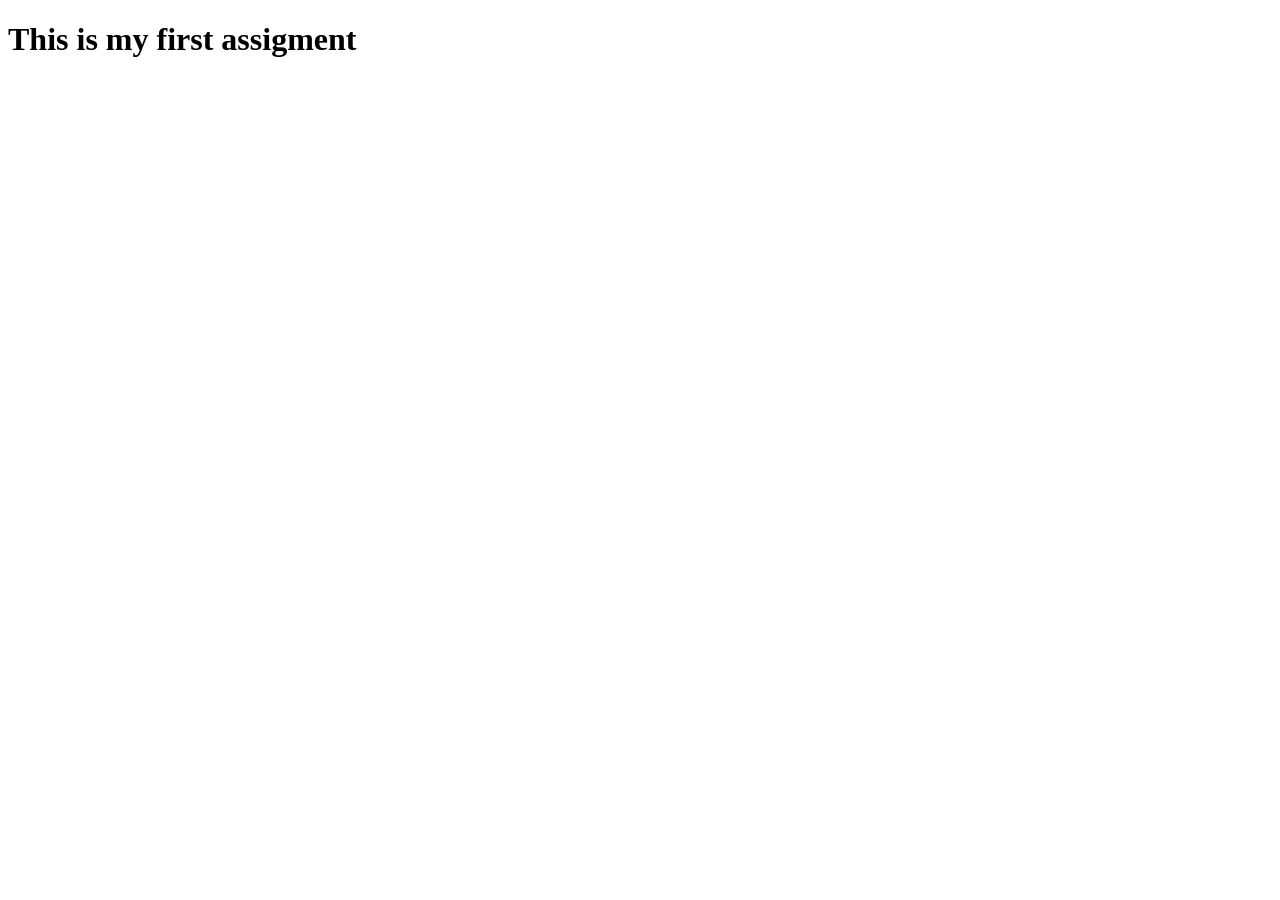
<file: assigment1/index.html>
<!DOCTYPE html>
<html lang="en">
  <head>
    <meta charset="UTF-8" />
    <meta name="viewport" content="width=device-width, initial-scale=1.0" />
    <title>Zoey's assigment1</title>
  </head>
  <body>
    <h1>This is my first assigment</h1>
  </body>
</html>
</file>
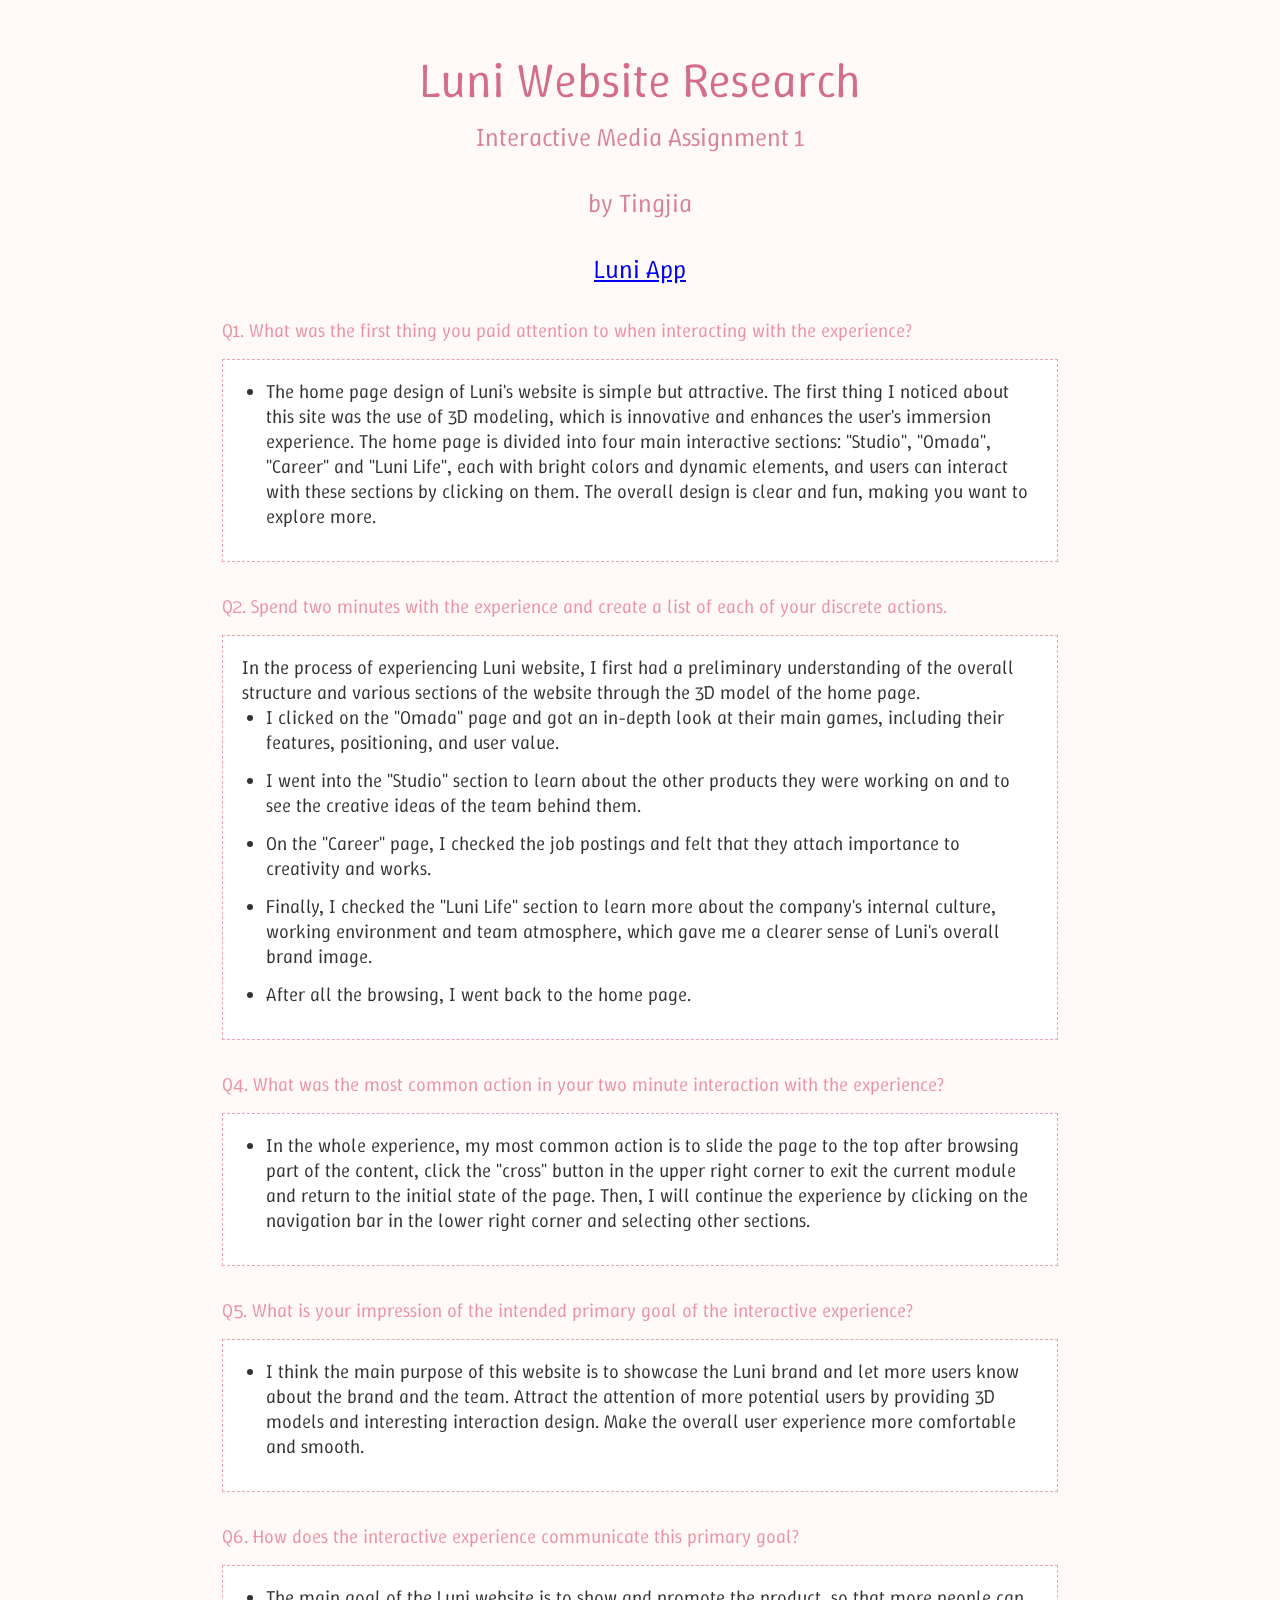
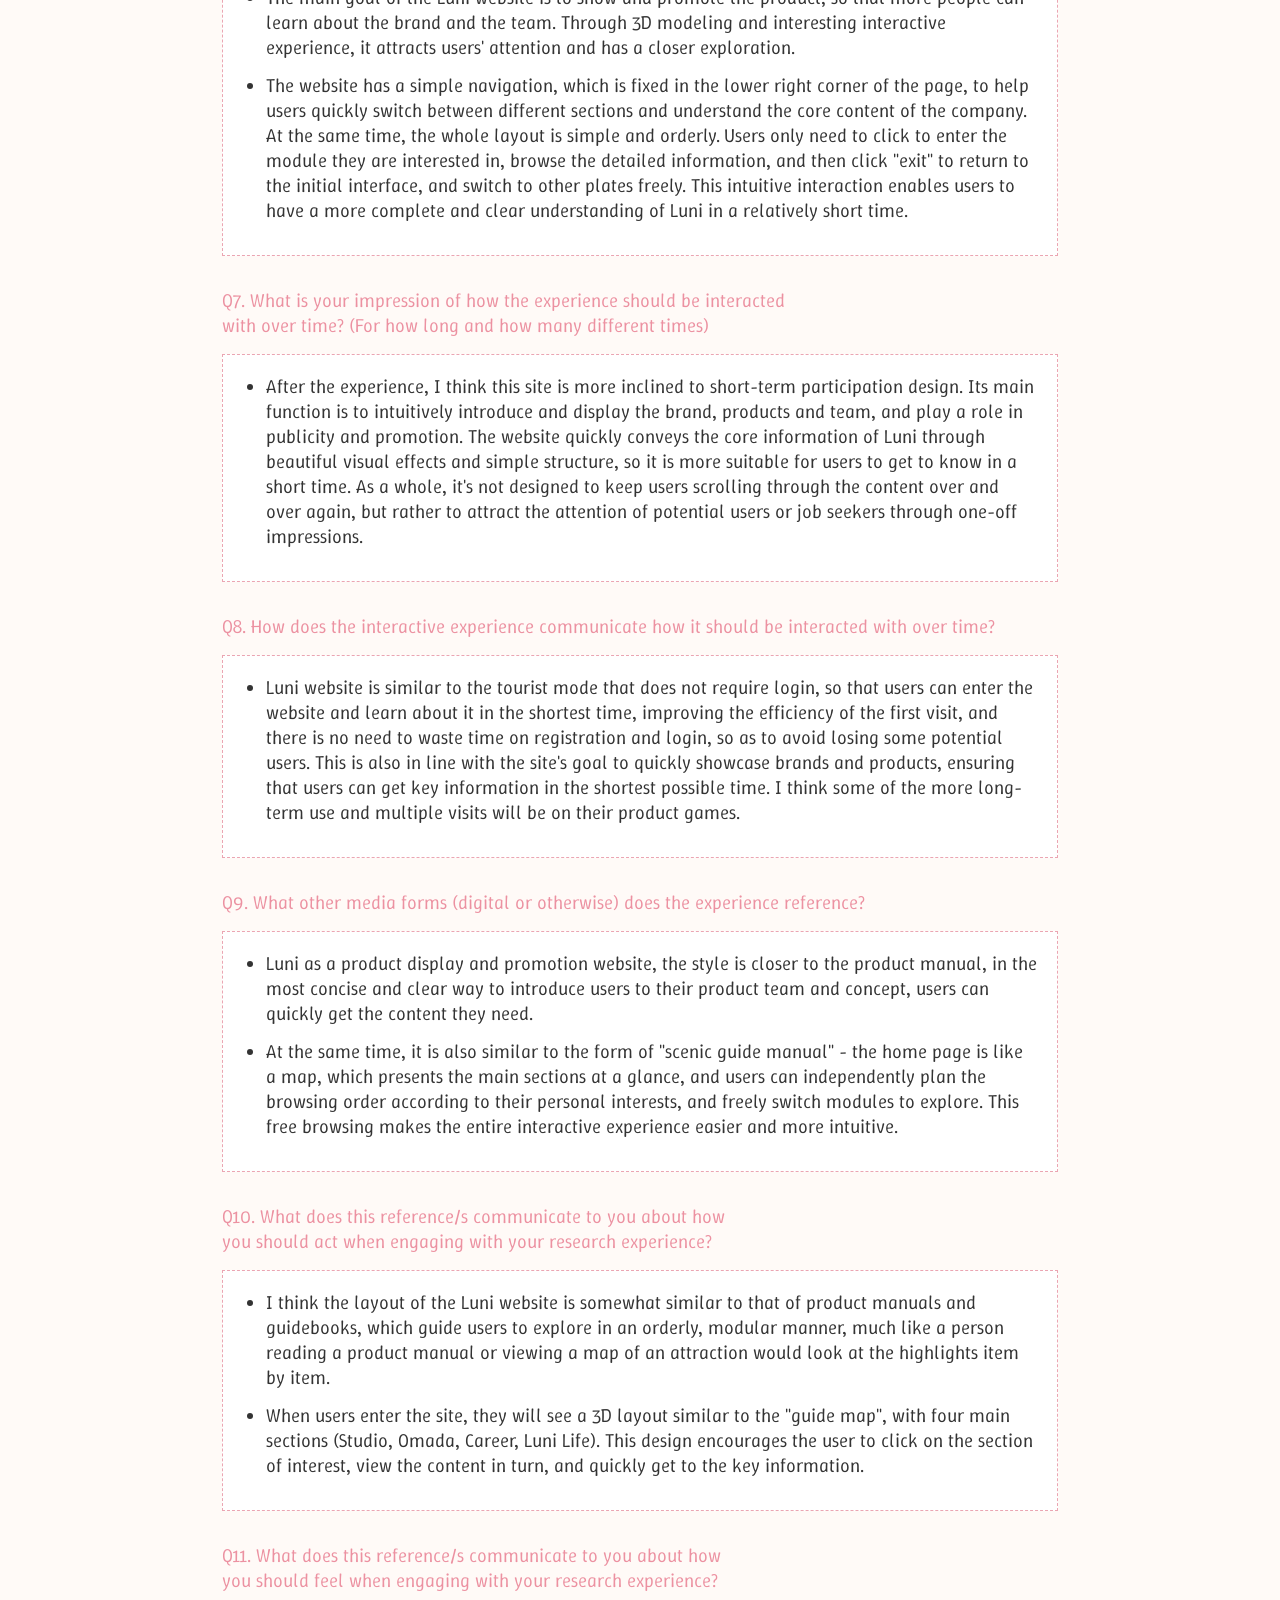
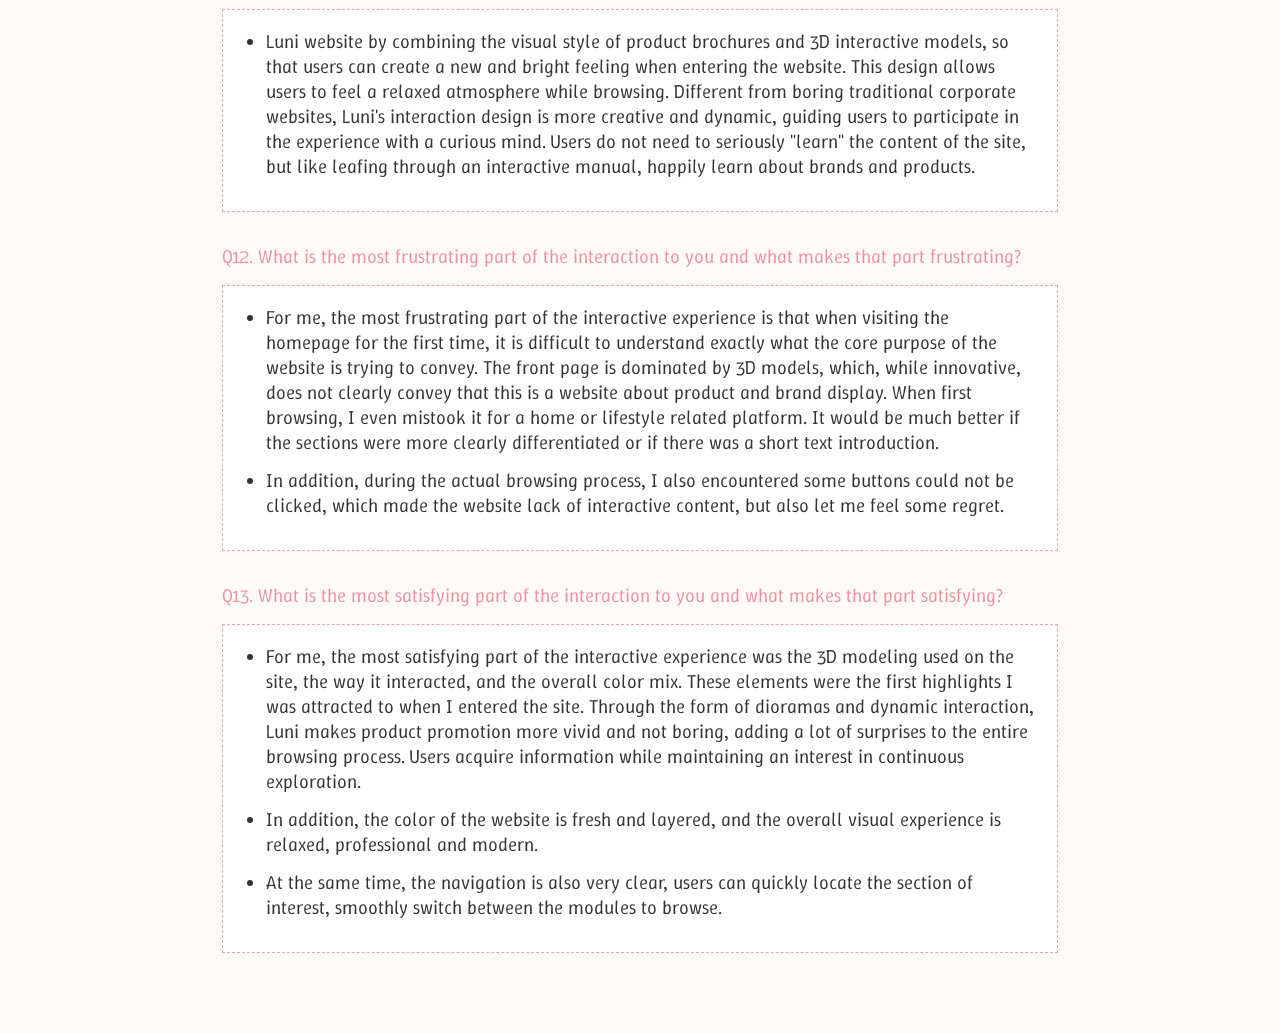
<file: assignment1/index.html>
<!DOCTYPE html>
<html lang="en">
  <head>
    <meta charset="UTF-8" />
    <meta name="viewport" content="width=device-width, initial-scale=1.0" />
    <title>Zoey's assigment1</title>
    <link rel="preconnect" href="https://fonts.googleapis.com" />
    <link rel="preconnect" href="https://fonts.gstatic.com" crossorigin />
    <link
      href="https://fonts.googleapis.com/css2?family=Winky+Sans&display=swap"
      rel="stylesheet"
    />

    <link rel="stylesheet" href="reset.css" />
    <link rel="stylesheet" href="style.css" />
  </head>
  <body>
    <div class="container">
      <h1>Luni Website Research</h1>
      <h2>Interactive Media Assignment 1</h2>
      <h2>by Tingjia</h2>
      <!-- Selected websites and links corresponding to the websites -->
      <h2><a href="https://www.luni.app/">Luni App</a></h2>

      <h3>
        Q1. What was the first thing you paid attention to when interacting with
        the experience?
      </h3>
      <!-- answers start -->
      <section>
        <ul>
          <li>
            The home page design of Luni's website is simple but attractive. The
            first thing I noticed about this site was the use of 3D modeling,
            which is innovative and enhances the user's immersion experience.
            The home page is divided into four main interactive sections:
            "Studio", "Omada", "Career" and "Luni Life", each with bright colors
            and dynamic elements, and users can interact with these sections by
            clicking on them. The overall design is clear and fun, making you
            want to explore more.
          </li>
        </ul>
      </section>

      <h3>
        Q2. Spend two minutes with the experience and create a list of each of
        your discrete actions.
      </h3>

      <section>
        <p>
          In the process of experiencing Luni website, I first had a preliminary
          understanding of the overall structure and various sections of the
          website through the 3D model of the home page.
        </p>

        <ul>
          <li>
            I clicked on the "Omada" page and got an in-depth look at their main
            games, including their features, positioning, and user value.
          </li>
          <li>
            I went into the "Studio" section to learn about the other products
            they were working on and to see the creative ideas of the team
            behind them.
          </li>
          <li>
            On the "Career" page, I checked the job postings and felt that they
            attach importance to creativity and works.
          </li>
          <li>
            Finally, I checked the "Luni Life" section to learn more about the
            company's internal culture, working environment and team atmosphere,
            which gave me a clearer sense of Luni's overall brand image.
          </li>
          <li>After all the browsing, I went back to the home page.</li>
        </ul>
      </section>

      <h3>
        Q4. What was the most common action in your two minute interaction with
        the experience?
      </h3>
      <section>
        <ul>
          <li>
            In the whole experience, my most common action is to slide the page
            to the top after browsing part of the content, click the "cross"
            button in the upper right corner to exit the current module and
            return to the initial state of the page. Then, I will continue the
            experience by clicking on the navigation bar in the lower right
            corner and selecting other sections.
          </li>
        </ul>
      </section>

      <h3>
        Q5. What is your impression of the intended primary goal of the
        interactive experience?
      </h3>
      <section>
        <ul>
          <li>
            I think the main purpose of this website is to showcase the Luni
            brand and let more users know about the brand and the team. Attract
            the attention of more potential users by providing 3D models and
            interesting interaction design. Make the overall user experience
            more comfortable and smooth.
          </li>
        </ul>
      </section>

      <h3>
        Q6. How does the interactive experience communicate this primary goal?
      </h3>
      <section>
        <ul>
          <li>
            The main goal of the Luni website is to show and promote the
            product, so that more people can learn about the brand and the team.
            Through 3D modeling and interesting interactive experience, it
            attracts users' attention and has a closer exploration.
          </li>
        </ul>

        <ul>
          <li>
            The website has a simple navigation, which is fixed in the lower
            right corner of the page, to help users quickly switch between
            different sections and understand the core content of the company.
            At the same time, the whole layout is simple and orderly. Users only
            need to click to enter the module they are interested in, browse the
            detailed information, and then click "exit" to return to the initial
            interface, and switch to other plates freely. This intuitive
            interaction enables users to have a more complete and clear
            understanding of Luni in a relatively short time.
          </li>
        </ul>
      </section>

      <h3>
        Q7. What is your impression of how the experience should be interacted
        with over time? (For how long and how many different times)
      </h3>
      <section>
        <ul>
          <li>
            After the experience, I think this site is more inclined to
            short-term participation design. Its main function is to intuitively
            introduce and display the brand, products and team, and play a role
            in publicity and promotion. The website quickly conveys the core
            information of Luni through beautiful visual effects and simple
            structure, so it is more suitable for users to get to know in a
            short time. As a whole, it's not designed to keep users scrolling
            through the content over and over again, but rather to attract the
            attention of potential users or job seekers through one-off
            impressions.
          </li>
        </ul>
      </section>
      <h3>
        Q8. How does the interactive experience communicate how it should be
        interacted with over time?
      </h3>
      <section>
        <ul>
          <li>
            Luni website is similar to the tourist mode that does not require
            login, so that users can enter the website and learn about it in the
            shortest time, improving the efficiency of the first visit, and
            there is no need to waste time on registration and login, so as to
            avoid losing some potential users. This is also in line with the
            site's goal to quickly showcase brands and products, ensuring that
            users can get key information in the shortest possible time. I think
            some of the more long-term use and multiple visits will be on their
            product games.
          </li>
        </ul>
      </section>
      <h3>
        Q9. What other media forms (digital or otherwise) does the experience
        reference?
      </h3>
      <section>
        <ul>
          <li>
            Luni as a product display and promotion website, the style is closer
            to the product manual, in the most concise and clear way to
            introduce users to their product team and concept, users can quickly
            get the content they need.
          </li>
        </ul>

        <ul>
          <li>
            At the same time, it is also similar to the form of "scenic guide
            manual" - the home page is like a map, which presents the main
            sections at a glance, and users can independently plan the browsing
            order according to their personal interests, and freely switch
            modules to explore. This free browsing makes the entire interactive
            experience easier and more intuitive.
          </li>
        </ul>
      </section>
      <h3>
        Q10. What does this reference/s communicate to you about how you should
        act when engaging with your research experience?
      </h3>
      <section>
        <ul>
          <li>
            I think the layout of the Luni website is somewhat similar to that
            of product manuals and guidebooks, which guide users to explore in
            an orderly, modular manner, much like a person reading a product
            manual or viewing a map of an attraction would look at the
            highlights item by item.
          </li>
        </ul>

        <ul>
          <li>
            When users enter the site, they will see a 3D layout similar to the
            "guide map", with four main sections (Studio, Omada, Career, Luni
            Life). This design encourages the user to click on the section of
            interest, view the content in turn, and quickly get to the key
            information.
          </li>
        </ul>
      </section>
      <h3>
        Q11. What does this reference/s communicate to you about how you should
        feel when engaging with your research experience?
      </h3>
      <section>
        <ul>
          <li>
            Luni website by combining the visual style of product brochures and
            3D interactive models, so that users can create a new and bright
            feeling when entering the website. This design allows users to feel
            a relaxed atmosphere while browsing. Different from boring
            traditional corporate websites, Luni's interaction design is more
            creative and dynamic, guiding users to participate in the experience
            with a curious mind. Users do not need to seriously "learn" the
            content of the site, but like leafing through an interactive manual,
            happily learn about brands and products.
          </li>
        </ul>
      </section>
      <h3>
        Q12. What is the most frustrating part of the interaction to you and
        what makes that part frustrating?
      </h3>
      <section>
        <ul>
          <li>
            For me, the most frustrating part of the interactive experience is
            that when visiting the homepage for the first time, it is difficult
            to understand exactly what the core purpose of the website is trying
            to convey. The front page is dominated by 3D models, which, while
            innovative, does not clearly convey that this is a website about
            product and brand display. When first browsing, I even mistook it
            for a home or lifestyle related platform. It would be much better if
            the sections were more clearly differentiated or if there was a
            short text introduction.
          </li>
        </ul>

        <ul>
          <li>
            In addition, during the actual browsing process, I also encountered
            some buttons could not be clicked, which made the website lack of
            interactive content, but also let me feel some regret.
          </li>
        </ul>
      </section>
      <h3>
        Q13. What is the most satisfying part of the interaction to you and what
        makes that part satisfying?
      </h3>
      <section>
        <ul>
          <li>
            For me, the most satisfying part of the interactive experience was
            the 3D modeling used on the site, the way it interacted, and the
            overall color mix. These elements were the first highlights I was
            attracted to when I entered the site. Through the form of dioramas
            and dynamic interaction, Luni makes product promotion more vivid and
            not boring, adding a lot of surprises to the entire browsing
            process. Users acquire information while maintaining an interest in
            continuous exploration.
          </li>
        </ul>

        <ul>
          <li>
            In addition, the color of the website is fresh and layered, and the
            overall visual experience is relaxed, professional and modern.
          </li>
        </ul>

        <ul>
          <li>
            At the same time, the navigation is also very clear, users can
            quickly locate the section of interest, smoothly switch between the
            modules to browse.
          </li>
        </ul>
      </section>
    </div>
  </body>
</html>
</file>
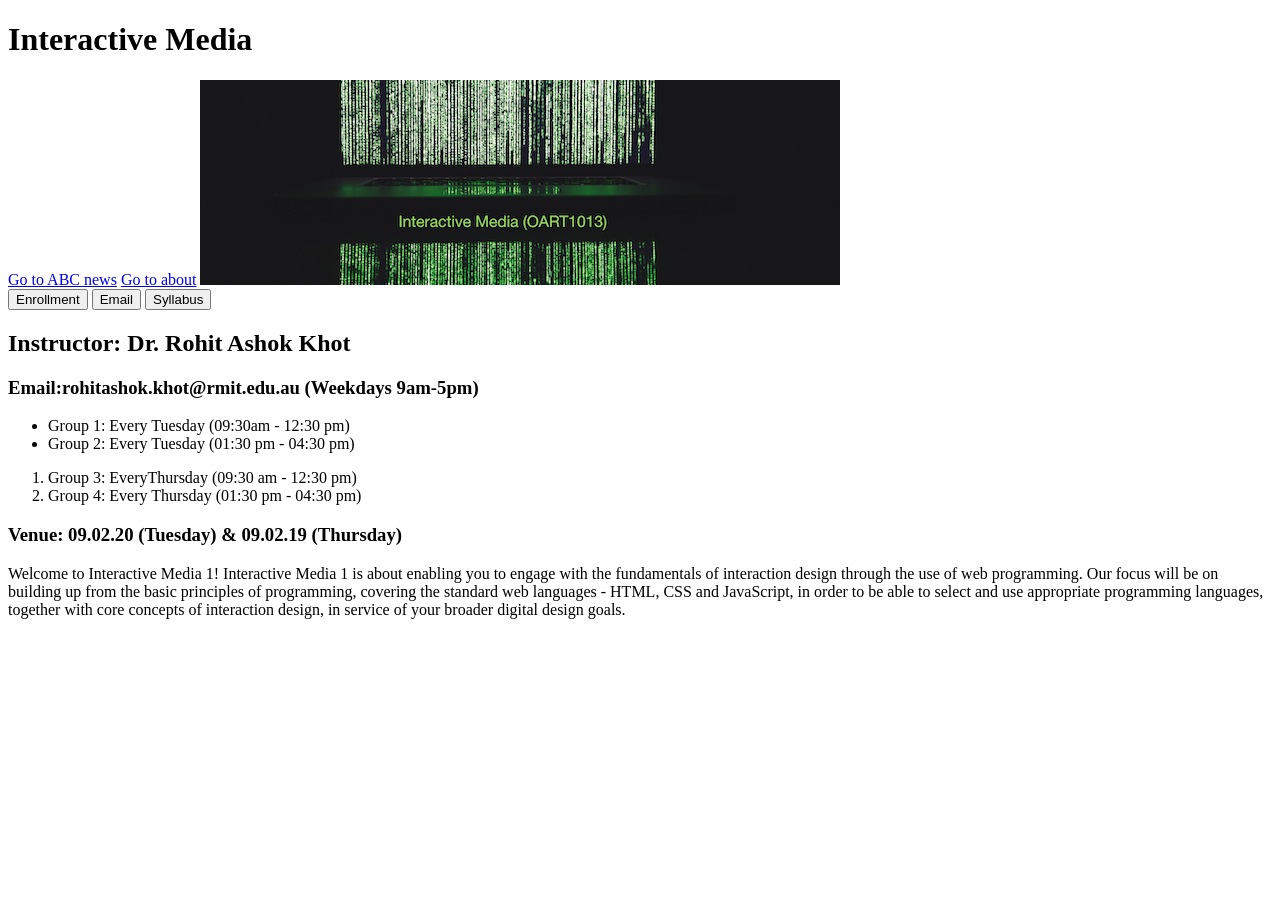
<file: week2/index.html>
<!DOCTYPE html>
<html lang="en">
  <head>
    <meta charset="UTF-8" />
    <meta name="viewport" content="width=device-width, initial-scale=1.0" />
    <title>HTML practice</title>
    <link rel="apple-touch-icon" sizes="180x180" href="/apple-touch-icon.png" />
    <link rel="icon" type="image/png" sizes="32x32" href="/favicon-32x32.png" />
    <link rel="icon" type="image/png" sizes="16x16" href="/favicon-16x16.png" />
    <link rel="manifest" href="/site.webmanifest" />
  </head>
  <body>
    <header>
      <h1 class="blue">Interactive Media</h1>
      <a href="https://www.abc.net.au/news">Go to ABC news</a>
      <a href="about.html">Go to about</a>
      <img src="cover.png" alt="this is cover image" />
    </header>

    <button id="botton1" class="blue">Enrollment</button>
    <button id="botton2">Email</button>
    <button id="botton3">Syllabus</button>

    <h2>Instructor: Dr. Rohit Ashok Khot</h2>
    <h3 class="blue">Email:rohitashok.khot@rmit.edu.au (Weekdays 9am-5pm)</h3>
    <ul>
      <li>Group 1: Every Tuesday (09:30am - 12:30 pm)</li>
      <li>Group 2: Every Tuesday (01:30 pm - 04:30 pm)</li>
    </ul>
    <ol>
      <li>Group 3: EveryThursday (09:30 am - 12:30 pm)</li>
      <li>Group 4: Every Thursday (01:30 pm - 04:30 pm)</li>
    </ol>

    <h3>Venue: 09.02.20 (Tuesday) & 09.02.19 (Thursday)</h3>

    <p>
      Welcome to Interactive Media 1! Interactive Media 1 is about enabling you
      to engage with the fundamentals of interaction design through the use of
      web programming. Our focus will be on building up from the basic
      principles of programming, covering the standard web languages - HTML, CSS
      and JavaScript, in order to be able to select and use appropriate
      programming languages, together with core concepts of interaction design,
      in service of your broader digital design goals.
    </p>
  </body>
</html>
</file>
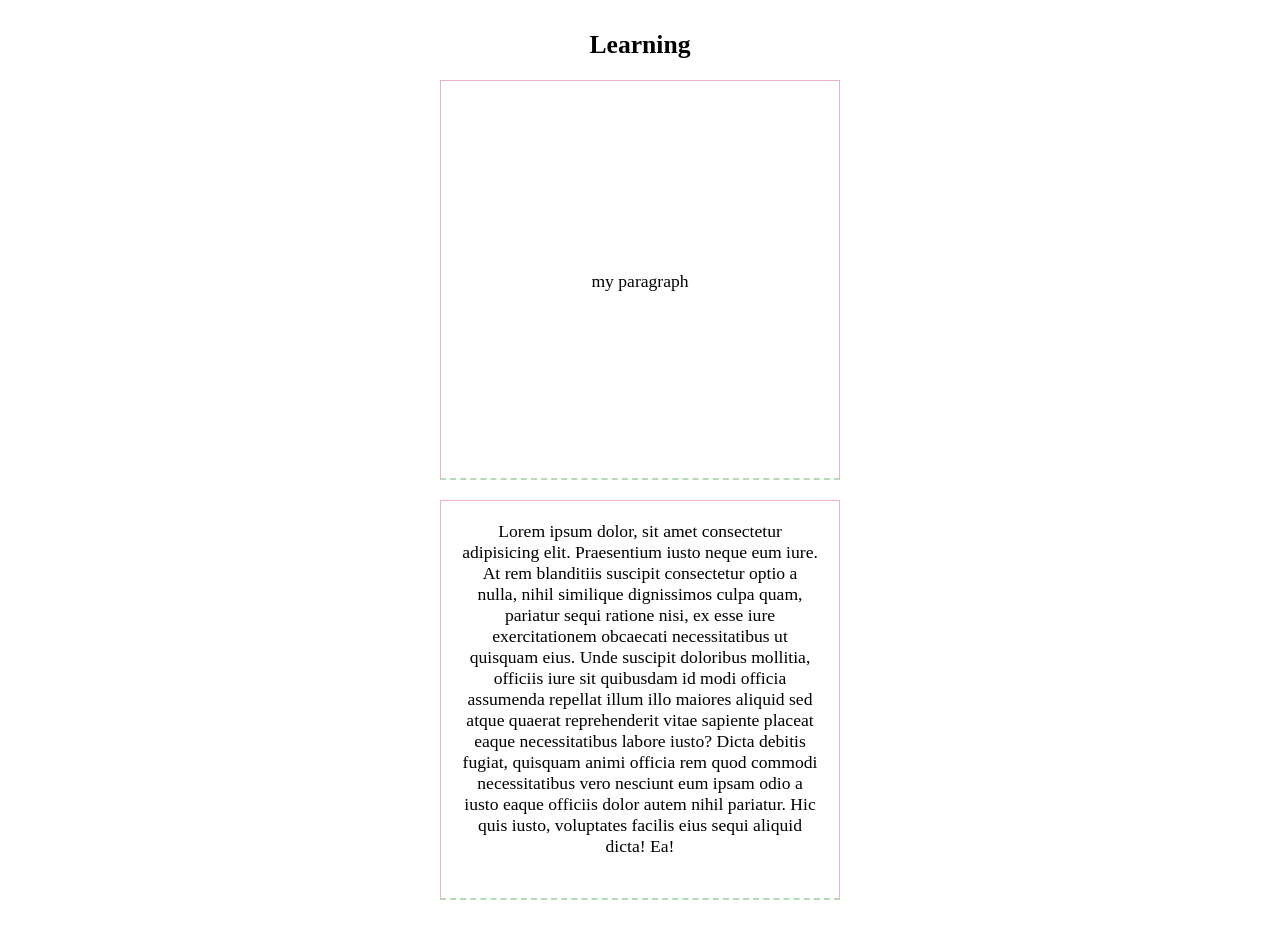
<file: week4/index.html>
<!DOCTYPE html>
<html lang="en">
  <head>
    <meta charset="UTF-8" />
    <meta name="viewport" content="width=device-width, initial-scale=1.0" />
    <title>Box model example</title>
    <link rel="stylesheet" href="reset.css" />
    <link rel="stylesheet" href="style.css" />
  </head>
  <body>
    <h1>
      Learning
      <span>Box model</span>
    </h1>
    <p class="vcenter">my paragraph</p>
    <!-- p>lorem100 -->

    <p>
      Lorem ipsum dolor, sit amet consectetur adipisicing elit. Praesentium
      iusto neque eum iure. At rem blanditiis suscipit consectetur optio a
      nulla, nihil similique dignissimos culpa quam, pariatur sequi ratione
      nisi, ex esse iure exercitationem obcaecati necessitatibus ut quisquam
      eius. Unde suscipit doloribus mollitia, officiis iure sit quibusdam id
      modi officia assumenda repellat illum illo maiores aliquid sed atque
      quaerat reprehenderit vitae sapiente placeat eaque necessitatibus labore
      iusto? Dicta debitis fugiat, quisquam animi officia rem quod commodi
      necessitatibus vero nesciunt eum ipsam odio a iusto eaque officiis dolor
      autem nihil pariatur. Hic quis iusto, voluptates facilis eius sequi
      aliquid dicta! Ea!
    </p>
  </body>
</html>
</file>
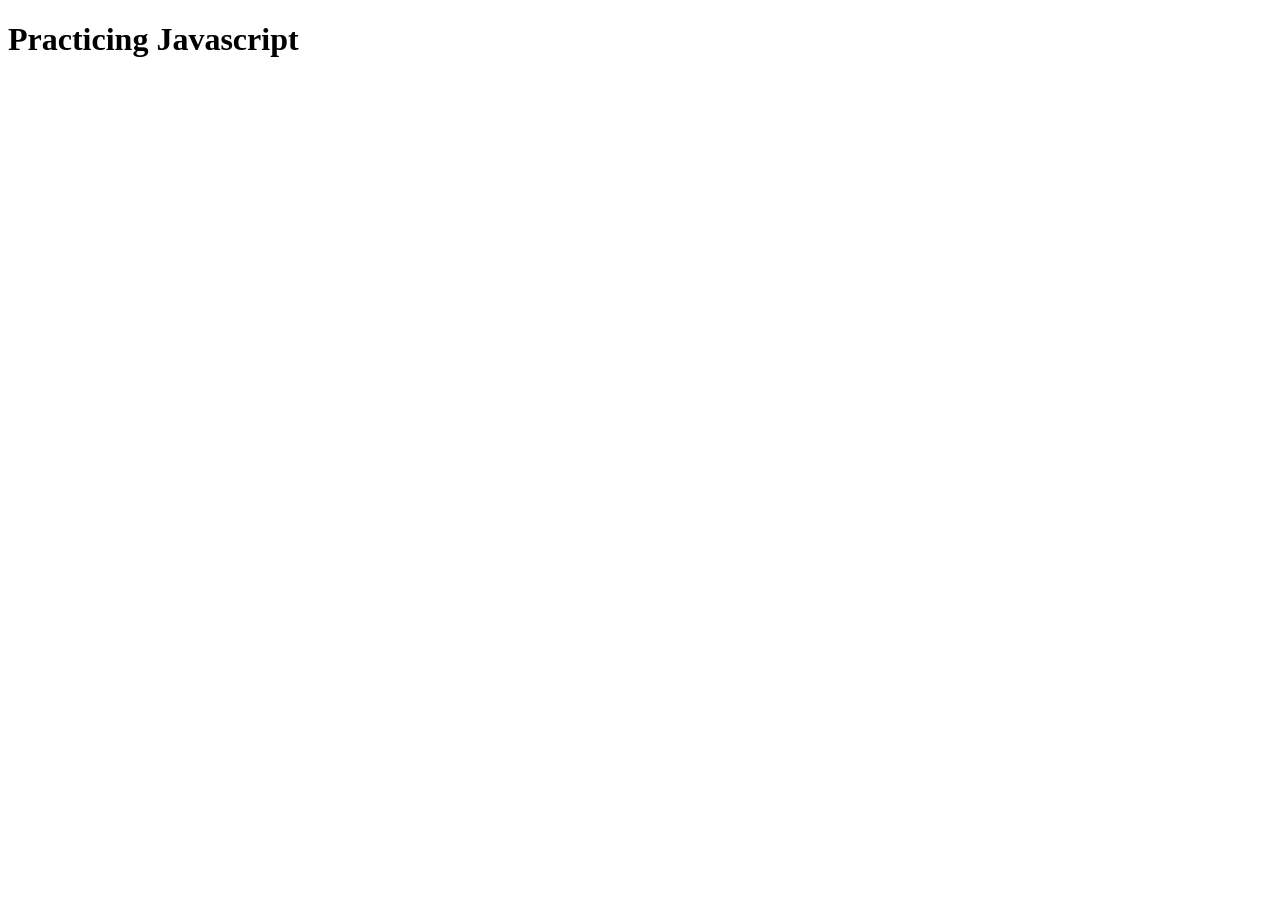
<file: week5/index.html>
<!DOCTYPE html>
<html lang="en">
  <head>
    <meta charset="UTF-8" />
    <meta name="viewport" content="width=device-width, initial-scale=1.0" />
    <title>JS example</title>
    <!-- <script>
        console. log("Hello");
        console. log("How are you?");
    </script> -->
    <script src="script.js" defer></script>
  </head>
  <body>
    <h1>Practicing Javascript</h1>
  </body>
</html>
</file>
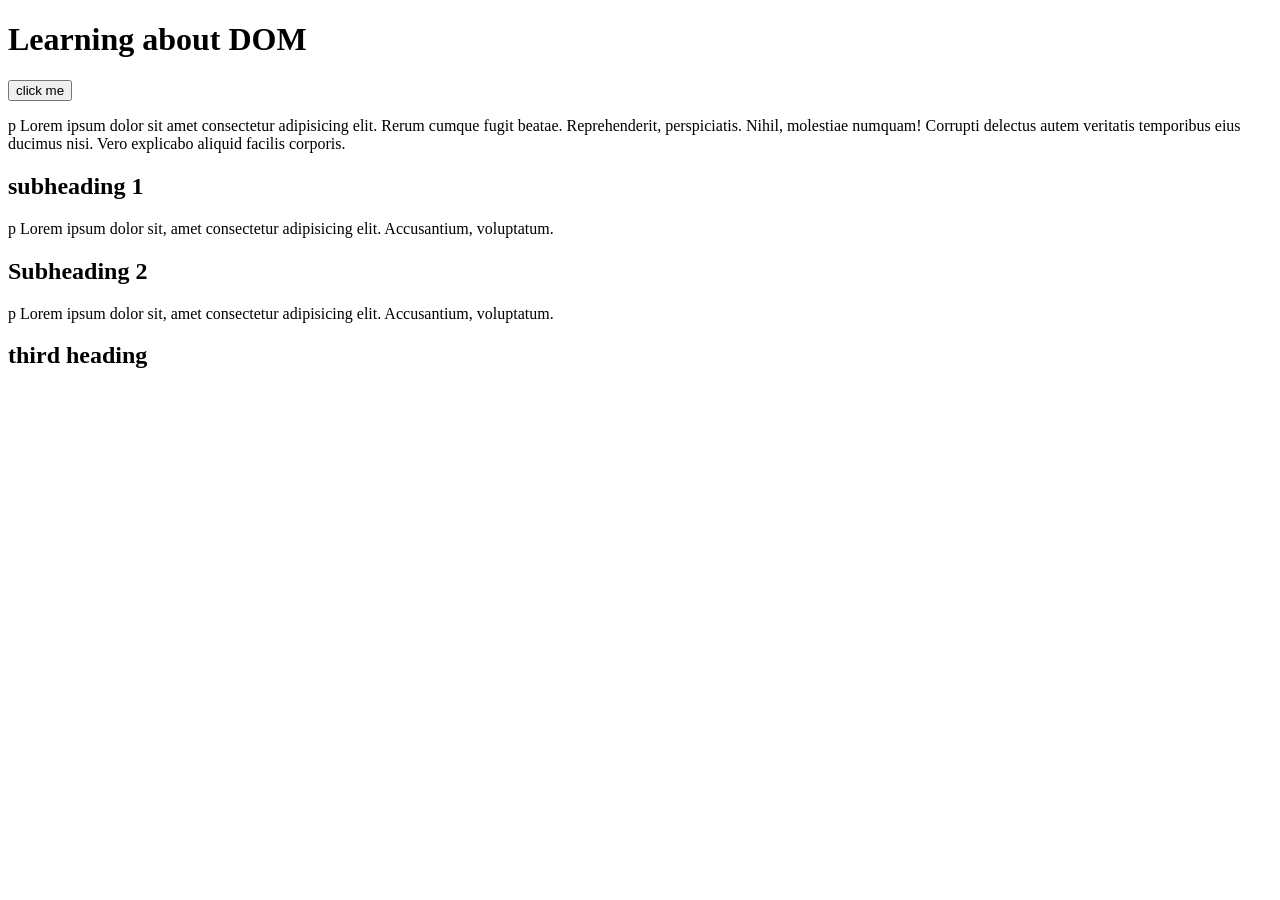
<file: week6/index.html>
<!DOCTYPE html>
<html lang="en">
  <head>
    <meta charset="UTF-8" />
    <meta name="viewport" content="width=device-width, initial-scale=1.0" />
    <title>DOM Practive</title>
    <script src="script.js" defer></script>
  </head>
  <body>
    <header>
      <h1>Learning about DOM</h1>
    </header>
    <button id="my-button">click me</button>

    <p>
      p Lorem ipsum dolor sit amet consectetur adipisicing elit. Rerum cumque
      fugit beatae. Reprehenderit, perspiciatis. Nihil, molestiae numquam!
      Corrupti delectus autem veritatis temporibus eius ducimus nisi. Vero
      explicabo aliquid facilis corporis.
    </p>

    <h2 id="first-subheading">subheading 1</h2>
    <p class="blue-color">
      p Lorem ipsum dolor sit, amet consectetur adipisicing elit. Accusantium,
      voluptatum.
    </p>

    <h2>Subheading 2</h2>
    <p>
      p Lorem ipsum dolor sit, amet consectetur adipisicing elit. Accusantium,
      voluptatum.
    </p>
    <h2 class="blue-color">third heading</h2>
  </body>
</html>
</file>
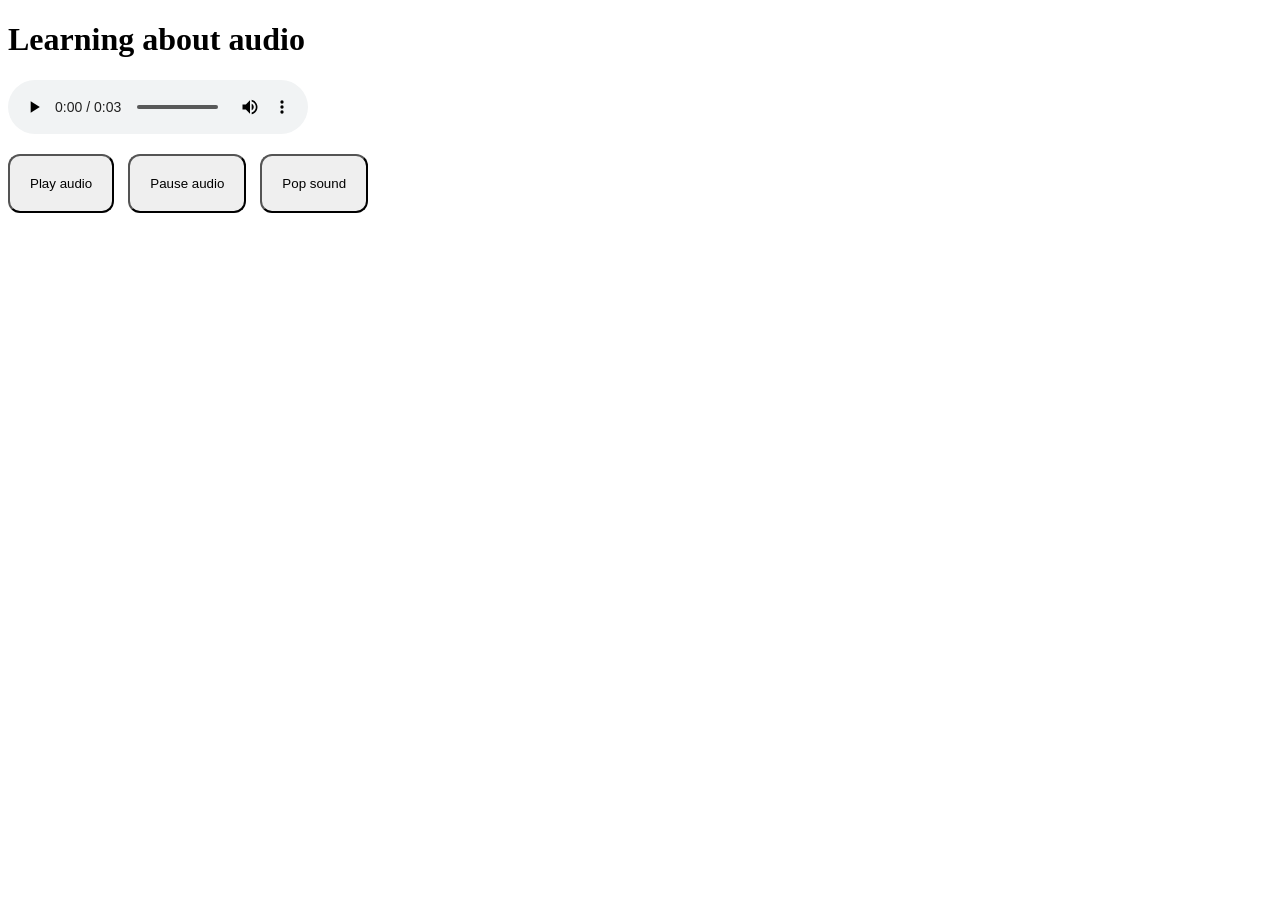
<file: week7/index.html>
<!DOCTYPE html>
<html lang="en">
  <head>
    <meta charset="UTF-8" />
    <meta name="viewport" content="width=device-width, initial-scale=1.0" />
    <title>Audio example</title>
    <link rel="stylesheet" href="style.css" />
    <script src="script.js" defer></script>
  </head>
  <body>
    <h1>Learning about audio</h1>
    <audio src="airport.mp3" controls id="airport-audio"></audio>
    <button id="play-button">Play audio</button>
    <button id="pause-button">Pause audio</button>
    <button id="pop-button">Pop sound</button>
    <audio src="pop.mp3" id="pop-sound"></audio>
  </body>
</html>
</file>
<file: assignment1/style.css>
/* ========================================
rational for the color scheme and typography:
1. i decided to use Winky Sans
Because I started out wanting to design a dreamy but clean site, I chose a more fairytale feel font to echo the overall style I wanted to convey.
2. Meanwhile, to complete the dreamy theme of the site, I chose to complete my site with light pink as the main color and pink and white to make her aesthetically pleasing without being too cumbersome.
=========================================== */

/* Setting the overall background font */
body {
  background-color: #fffaf7;
  font-size: 1.2rem;
  font-family: "Winky Sans", sans-serif;
  font-optical-sizing: auto;
  font-weight: 300;
  font-style: normal;
  color: #333;
}

/* In the beginning the text amongst the website wireframes was skewed to the left, so I added this section to adjust the text. */
.container {
  padding: 3rem 2rem;
  max-width: 900px;
  margin: 0 auto;
}

/* Header color and font size */
h1 {
  color: #d46e88;
  font-size: 3rem;
  text-align: center;
  margin-bottom: 0.5rem;
}

/* Author name color and font size */
h2 {
  color: #d88398;
  font-size: 1.6rem;
  text-align: center;
  margin-bottom: 2rem;
}

/* Overall paragraph formatting and color */
h3 {
  color: #ec91a1;
  font-size: 1.2rem;
  margin: 2rem 0 1rem 0;
  padding-left: 0;
}

/* Wireframe size and color */
section {
  background-color: white;
  border: 1px dashed #eba5b2;
  padding: 1.2rem;
  margin-bottom: 2rem;
}

ul {
  padding-left: 1.5rem;
  margin-left: 0.5;
}
ul li {
  margin-bottom: 0.8rem;
}
</file>
<file: week4/style.css>
body {
  font-size: 1.1rem;
  text-align: center;
}

h1 {
  font-weight: bold;
  font-size: 1.6rem;
  margin-top: 30px;
  margin-bottom: 20px;
}

p {
  border: 1px solid rgba(220, 20, 60, 0.338);
  width: 400px;
  height: 400px;
  margin: 0 auto;
  /*padding-left: 30px;*/
  /*padding-top: 40px;*/
  padding: 20px;
  margin-bottom: 20px;
  border-bottom: 2px dashed rgba(0, 128, 0, 0.285);
}

.vcenter {
  line-height: 360px;
  /* height- top padding - bottom padding */
  /* 400 - 20 - 20 = 360 */
  /* cmd / */
}

span {
  color: blueviolet;
  display: none;
}
 ul {
  display: flex;
  list-style: none;
  justify-content: space-around;
 }
</file>
<file: week7/style.css>
:root {
    --bg-color: rgba(144, 144, 173, 0.455)
    --my-padding: 10px
}

audio,
video {
  display: block;
  margin-bottom: 20px;
}


video {
    display: block;
    margin-bottom: 20px;

}

video {
    width: 600px;
    height: 400px;
}

button {
  padding: 20px;
  font: 1.2rem;
  border-radius: 12px;
  margin-right: 10px;
  cursor: pointer;
}


button:hover {
    scale: 0.9;
}
</file>
